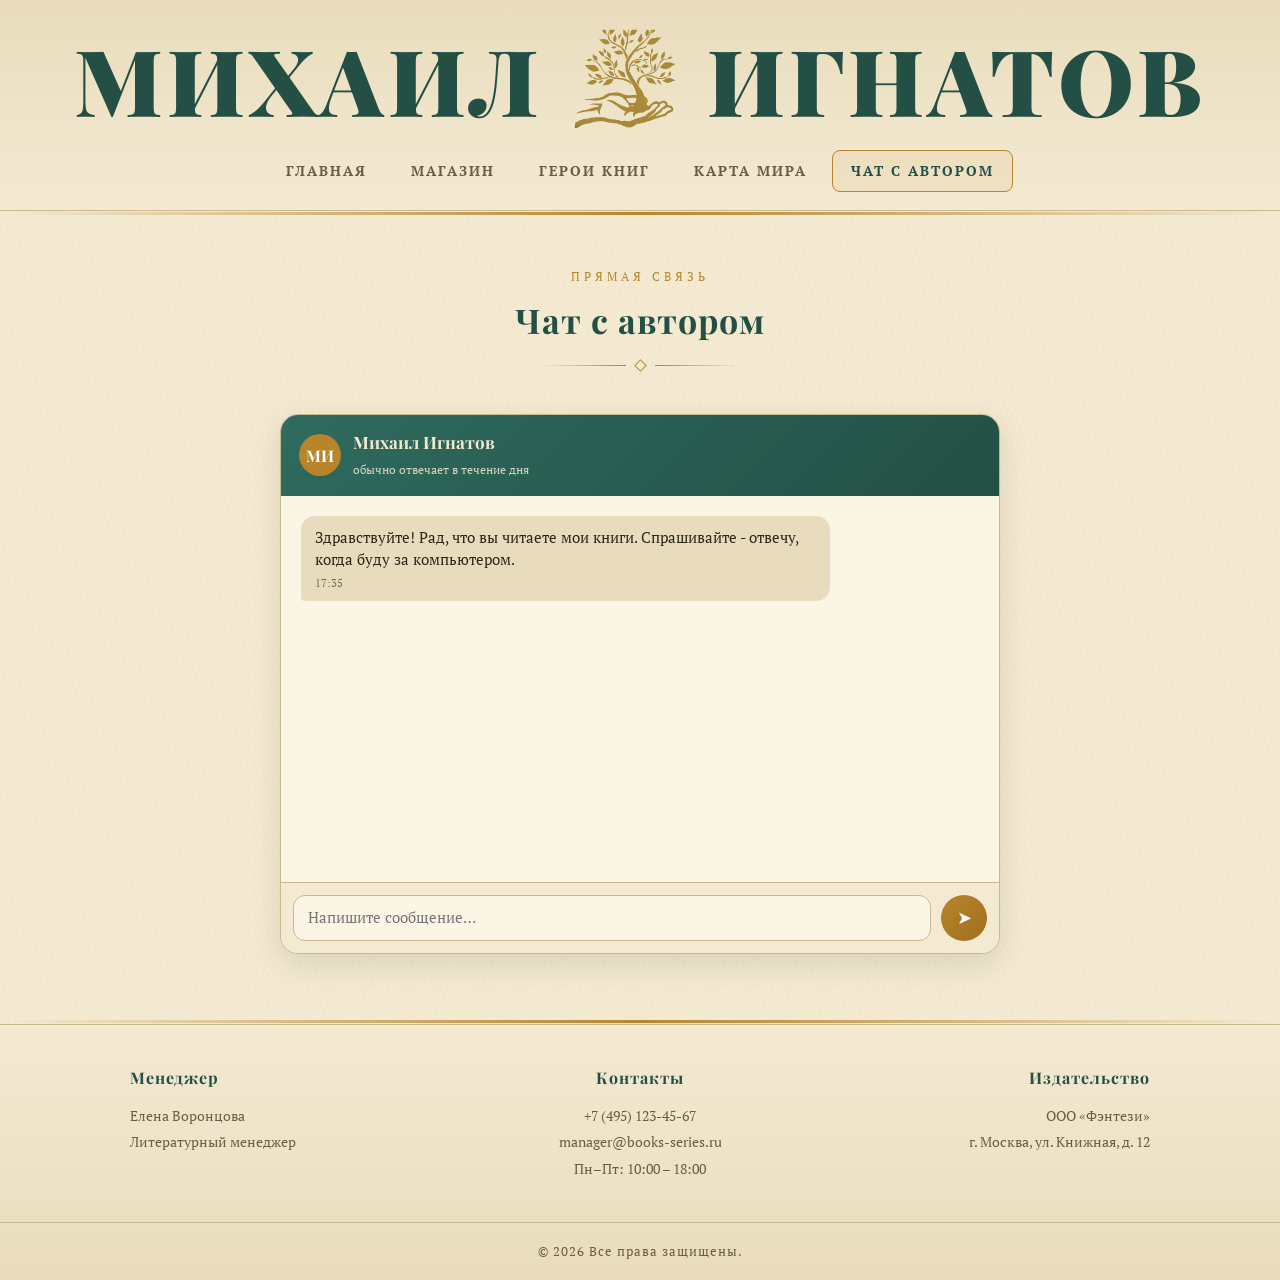
<file: chat.html>
<!DOCTYPE html>
<html lang="ru">

<head>
    <meta charset="UTF-8">
    <meta name="viewport" content="width=device-width, initial-scale=1.0">
    <title>Чат с автором · Михаил Игнатов</title>
    <link rel="stylesheet" href="css/theme.css">
    <link rel="stylesheet" href="css/chat.css">
</head>

<body>
    <header>
        <div class="logo">МИХАИЛ <img class="tree" src="images/tree.png" alt=""> ИГНАТОВ</div>
        <nav>
            <a href="index.html">Главная</a>
            <a href="shop.html">Магазин</a>
            <a href="heroes.html">Герои книг</a>
            <a href="map.html">Карта мира</a>
            <a href="chat.html">Чат с автором</a>
        </nav>
    </header>

    <main>
        <section class="chat">
            <span class="eyebrow">Прямая связь</span>
            <h1 class="section-title">Чат с автором</h1>
            <div class="divider"><span></span></div>

            <div class="chat-window">
                <div class="chat-bar">
                    <div class="chat-ava">МИ</div>
                    <div class="chat-who">
                        <b>Михаил Игнатов</b>
                        <span id="chatStatus">обычно отвечает в течение дня</span>
                    </div>
                </div>

                <div class="chat-log" id="chatLog" aria-live="polite"></div>

                <form class="chat-input" id="chatForm">
                    <textarea id="chatText" rows="1" placeholder="Напишите сообщение…" required></textarea>
                    <button type="submit" class="chat-send" aria-label="Отправить">➤</button>
                </form>
            </div>
        </section>
    </main>

    <footer>
        <div class="footer-content">
            <div class="footer-block">
                <h4>Менеджер</h4>
                <p>Елена Воронцова</p>
                <p>Литературный менеджер</p>
            </div>
            <div class="footer-block">
                <h4>Контакты</h4><a href="tel:+74951234567">+7 (495) 123-45-67</a><a href="mailto:manager@books-series.ru">manager@books-series.ru</a>
                <p>Пн–Пт: 10:00 – 18:00</p>
            </div>
            <div class="footer-block">
                <h4>Издательство</h4>
                <p>ООО «Фэнтези»</p>
                <p>г. Москва, ул. Книжная, д. 12</p>
            </div>
        </div>
        <div class="footer-bottom">© 2026 Все права защищены.</div>
    </footer>

    <script src="js/common.js"></script>
    <script src="js/chat.js"></script>
</body>

</html>
</file>
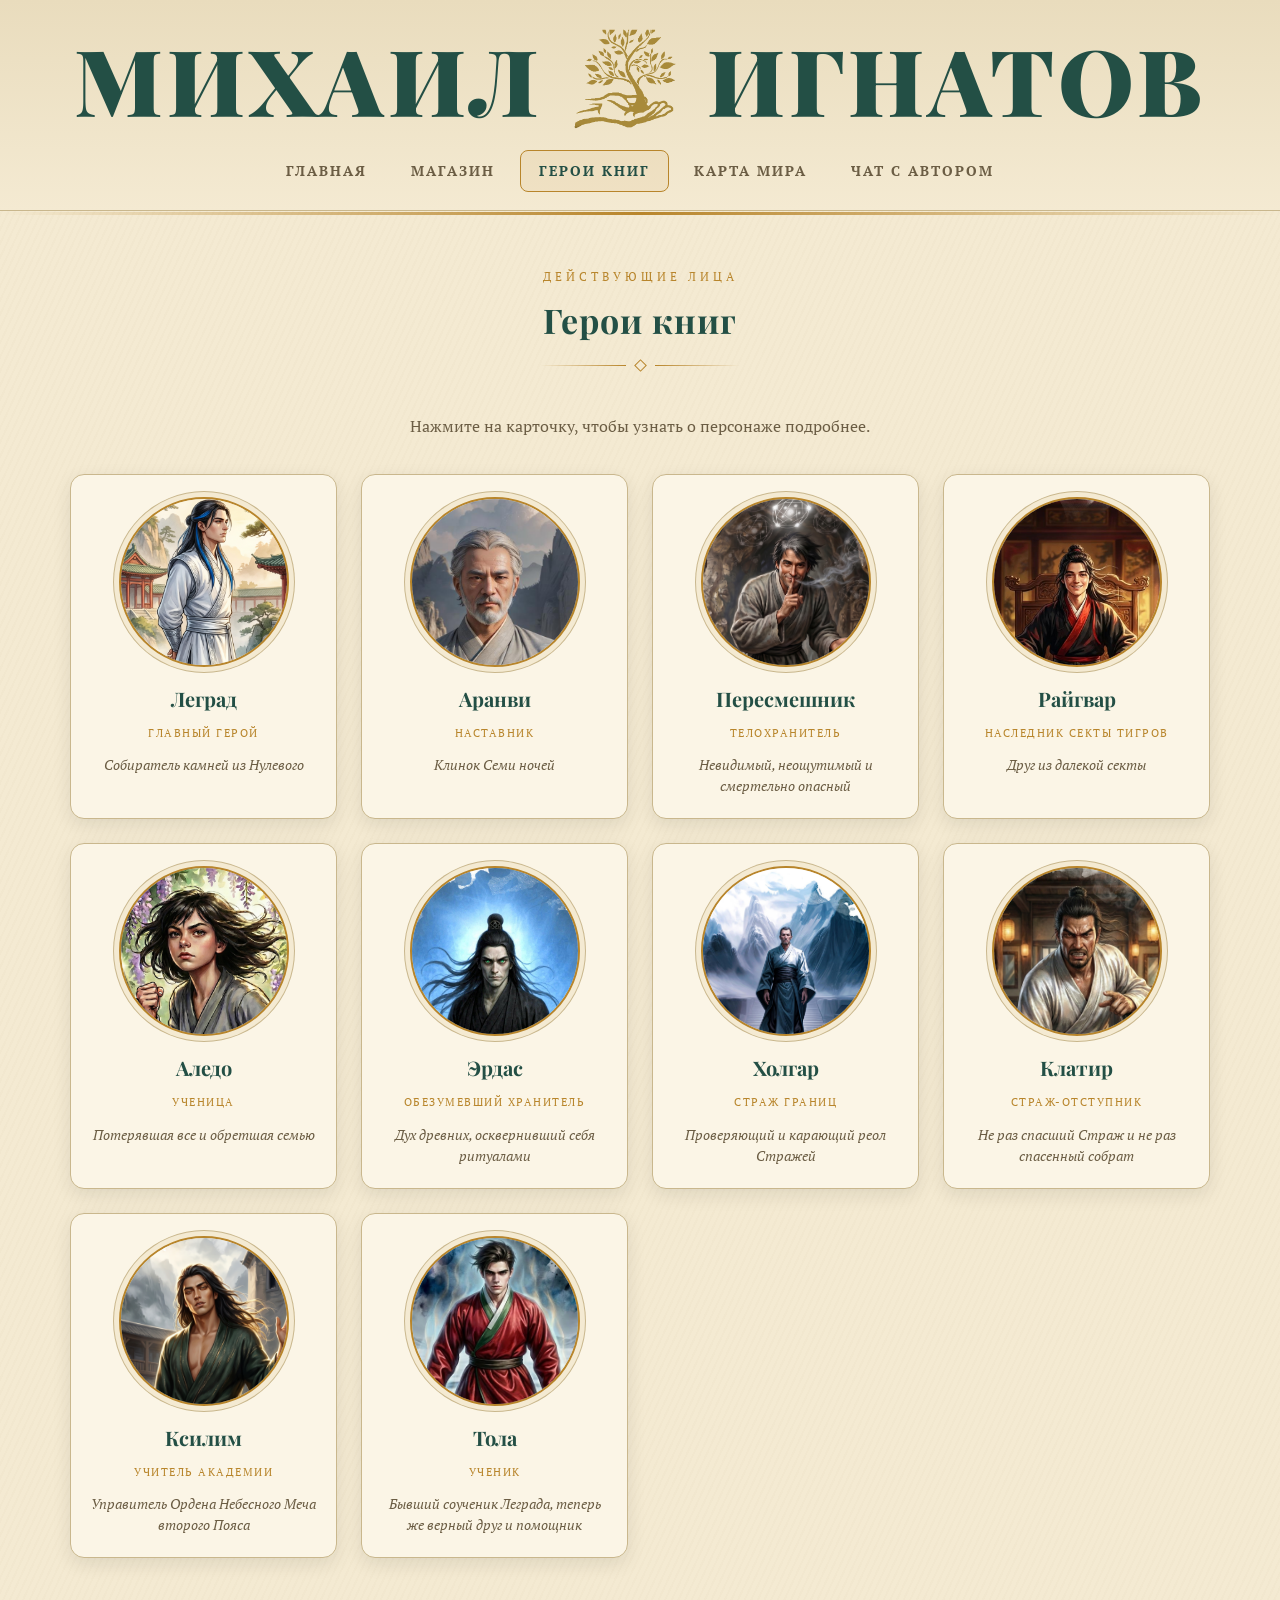
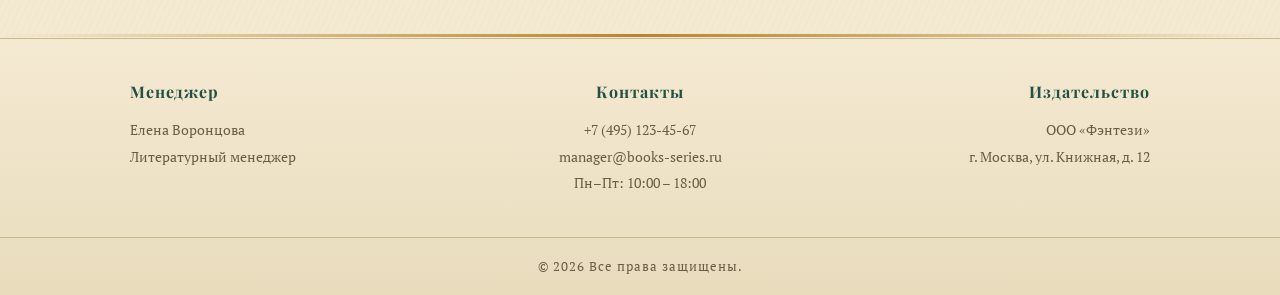
<file: heroes.html>
<!DOCTYPE html>
<html lang="ru">

<head>
    <meta charset="UTF-8">
    <meta name="viewport" content="width=device-width, initial-scale=1.0">
    <title>Герои книг · Михаил Игнатов</title>
    <link rel="stylesheet" href="css/theme.css">
    <link rel="stylesheet" href="css/heroes.css">
</head>

<body>
    <header>
        <div class="logo">МИХАИЛ <img class="tree" src="images/tree.png" alt=""> ИГНАТОВ</div>
        <nav>
            <a href="index.html">Главная</a>
            <a href="shop.html">Магазин</a>
            <a href="heroes.html">Герои книг</a>
            <a href="map.html">Карта мира</a>
            <a href="chat.html">Чат с автором</a>
        </nav>
    </header>

    <main>
        <section class="heroes">
            <span class="eyebrow">Действующие лица</span>
            <h1 class="section-title">Герои книг</h1>
            <div class="divider"><span></span></div>
            <p class="heroes-intro">Нажмите на карточку, чтобы узнать о персонаже подробнее.</p>
            <div class="heroes-grid" id="heroesGrid"></div>
        </section>
    </main>

    <div class="hero-modal" id="heroModal" hidden>
        <div class="hero-modal-backdrop" data-close></div>
        <div class="hero-modal-card" role="dialog" aria-modal="true" aria-labelledby="hmName">
            <button class="hero-modal-close" data-close aria-label="Закрыть">×</button>
            <div class="hm-portrait" id="hmPortrait"></div>
            <div class="hm-body">
                <span class="hm-role" id="hmRole"></span>
                <h2 id="hmName"></h2>
                <p id="hmBio"></p>
            </div>
        </div>
    </div>

    <footer>
        <div class="footer-content">
            <div class="footer-block">
                <h4>Менеджер</h4>
                <p>Елена Воронцова</p>
                <p>Литературный менеджер</p>
            </div>
            <div class="footer-block">
                <h4>Контакты</h4><a href="tel:+74951234567">+7 (495) 123-45-67</a><a href="mailto:manager@books-series.ru">manager@books-series.ru</a>
                <p>Пн–Пт: 10:00 – 18:00</p>
            </div>
            <div class="footer-block">
                <h4>Издательство</h4>
                <p>ООО «Фэнтези»</p>
                <p>г. Москва, ул. Книжная, д. 12</p>
            </div>
        </div>
        <div class="footer-bottom">© 2026 Все права защищены.</div>
    </footer>

    <script src="js/common.js"></script>
    <script src="js/heroes.js"></script>
</body>

</html>
</file>
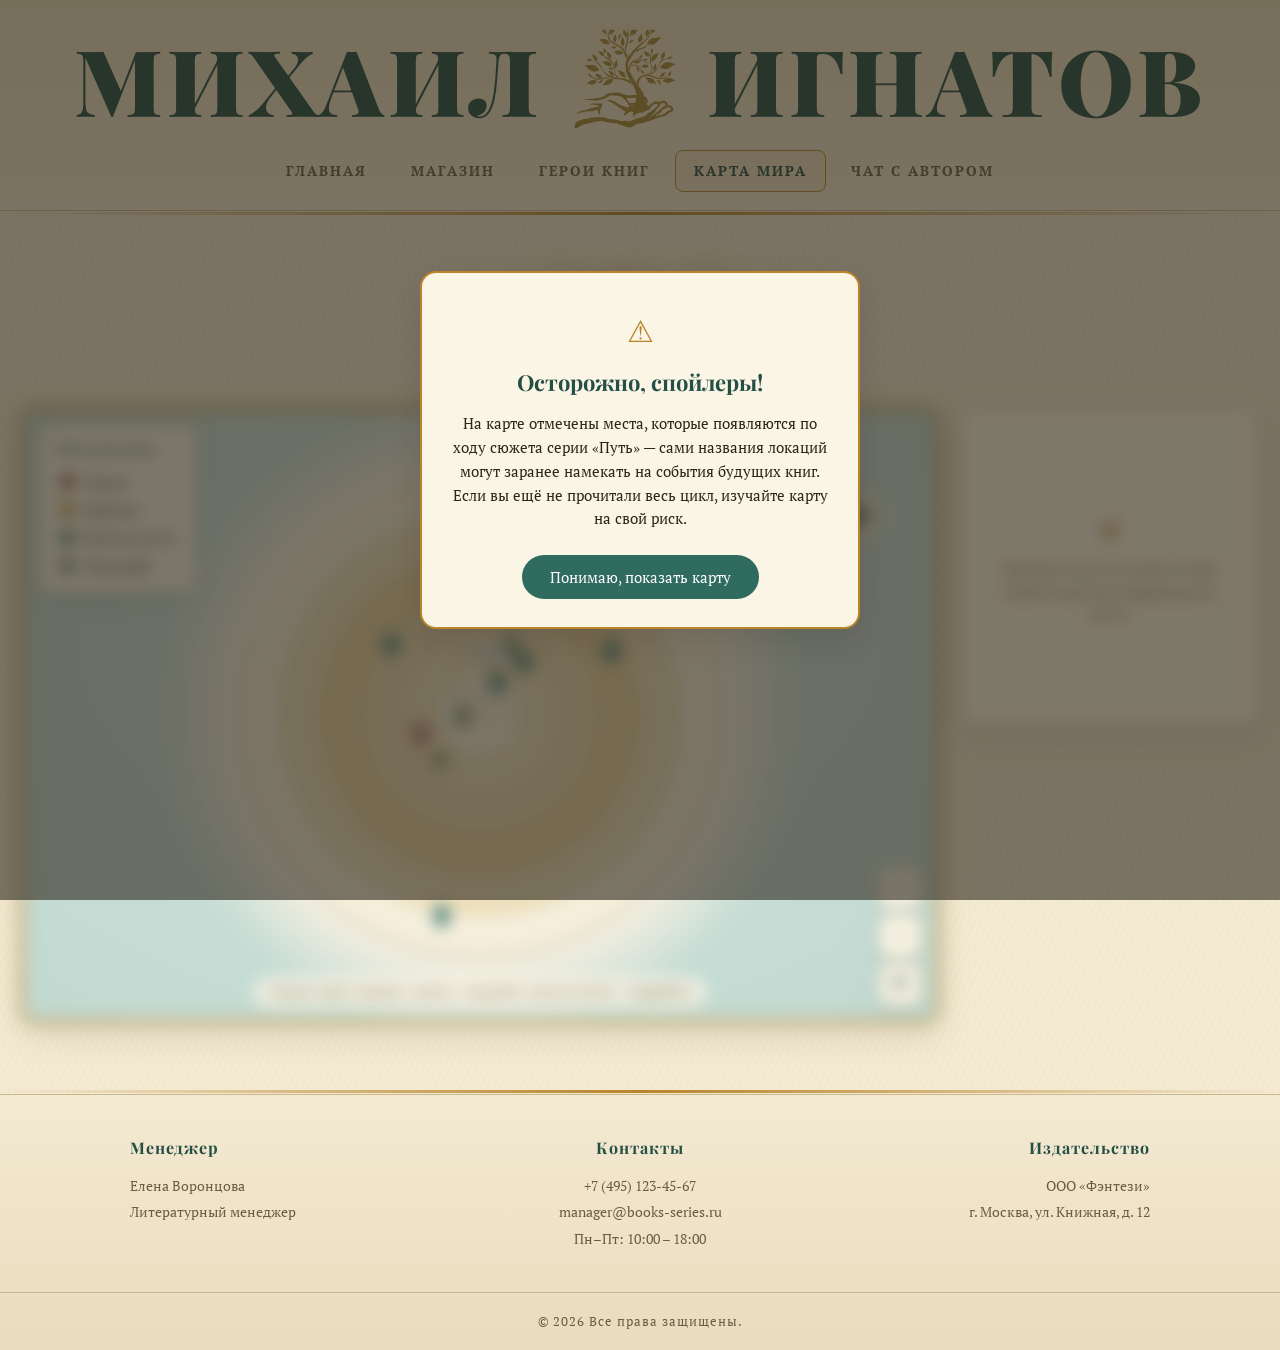
<file: map.html>
<!DOCTYPE html>
<html lang="ru">

<head>
    <meta charset="UTF-8">
    <meta name="viewport" content="width=device-width, initial-scale=1.0">
    <title>Карта мира · Михаил Игнатов</title>
    <link rel="stylesheet" href="css/theme.css">
    <link rel="stylesheet" href="css/map.css">
</head>

<body>
    <header>
        <div class="logo">МИХАИЛ <img class="tree" src="images/tree.png" alt=""> ИГНАТОВ</div>
        <nav>
            <a href="index.html">Главная</a>
            <a href="shop.html">Магазин</a>
            <a href="heroes.html">Герои книг</a>
            <a href="map.html">Карта мира</a>
            <a href="chat.html">Чат с автором</a>
        </nav>
    </header>

    <main>
        <div class="map-heading"><span class="eyebrow">Атлас цикла «Путь»</span><h1 class="section-title">Карта мира</h1><div class="divider"><span></span></div></div>

        <div class="map-layout">
            <div class="map-stage" id="mapStage">
                <svg id="map" viewBox="0 0 1600 1000" preserveAspectRatio="xMidYMid meet" role="img"
                    aria-label="Интерактивная карта мира">
                    <defs>
                        <radialGradient id="seaGrad" cx="50%" cy="40%" r="75%">
                            <stop offset="0%" stop-color="#cfe3dc" />
                            <stop offset="100%" stop-color="#bcd6cd" />
                        </radialGradient>
                        <linearGradient id="landGrad" x1="0" y1="0" x2="0" y2="1">
                            <stop offset="0%" stop-color="#f6ecd6" />
                            <stop offset="100%" stop-color="#ecdfc1" />
                        </linearGradient>
                        <filter id="soft" x="-20%" y="-20%" width="140%" height="140%">
                            <feDropShadow dx="0" dy="3" stdDeviation="6" flood-color="#2c2519" flood-opacity="0.18" />
                        </filter>
                    </defs>

                    <g id="world">
                        <rect class="sea" x="-400" y="-300" width="2400" height="1600" fill="url(#seaGrad)" />

                        <g id="rings"></g>

                        <g id="biomes"></g>
                        <g id="markers"></g>
                    </g>

                    <g id="compass" transform="translate(1460,150)">
                        <circle r="46" fill="rgba(251,245,230,0.7)" stroke="#b8852b" stroke-width="1.5" />
                        <path d="M0,-40 L9,0 L0,40 L-9,0 Z" fill="#8a3b2e" />
                        <path d="M-40,0 L0,9 L40,0 L0,-9 Z" fill="#2f6b5e" />
                        <text y="-50" text-anchor="middle" class="compass-n">С</text>
                    </g>

                </svg>

                <div class="map-zoom">
                    <button id="zoomIn" aria-label="Приблизить">+</button>
                    <button id="zoomOut" aria-label="Отдалить">−</button>
                    <button id="zoomReset" aria-label="Сбросить вид">⟳</button>
                </div>

                <div class="map-legend" id="mapLegend">
                    <h4>Обозначения</h4>
                </div>

                <p class="map-hint">Тащите карту мышью · колесо - масштаб · клик по метке - подробнее</p>

            </div>

            <aside class="map-side-panel" id="mapSidePanel">
                <div class="map-info-empty" id="mapInfoEmpty">
                    <span class="map-info-empty-icon">◈</span>
                    <p>Выберите метку на карте, чтобы увидеть краткую информацию о месте.</p>
                </div>
                <div class="map-info" id="mapInfo" hidden>
                    <button class="map-info-close" id="mapInfoClose" aria-label="Закрыть">×</button>
                    <span class="map-info-type" id="mapInfoType"></span>
                    <h3 id="mapInfoName"></h3>
                    <p id="mapInfoDesc"></p>
                </div>
            </aside>
        </div>
    </main>

    <div class="spoiler-modal" id="spoilerModal" hidden>
        <div class="spoiler-modal-card">
            <span class="spoiler-modal-icon">⚠</span>
            <h3>Осторожно, спойлеры!</h3>
            <p>На карте отмечены места, которые появляются по ходу сюжета серии «Путь» — сами названия локаций могут
                заранее намекать на события будущих книг. Если вы ещё не прочитали весь цикл, изучайте карту на свой
                риск.</p>
            <button id="spoilerConfirm" class="spoiler-modal-btn">Понимаю, показать карту</button>
        </div>
    </div>

    <footer>
        <div class="footer-content">
            <div class="footer-block">
                <h4>Менеджер</h4>
                <p>Елена Воронцова</p>
                <p>Литературный менеджер</p>
            </div>
            <div class="footer-block">
                <h4>Контакты</h4><a href="tel:+74951234567">+7 (495) 123-45-67</a><a href="mailto:manager@books-series.ru">manager@books-series.ru</a>
                <p>Пн–Пт: 10:00 – 18:00</p>
            </div>
            <div class="footer-block">
                <h4>Издательство</h4>
                <p>ООО «Фэнтези»</p>
                <p>г. Москва, ул. Книжная, д. 12</p>
            </div>
        </div>
        <div class="footer-bottom">© 2026 Все права защищены.</div>
    </footer>

    <script src="js/common.js"></script>
    <script src="js/map.js"></script>
</body>

</html>
</file>
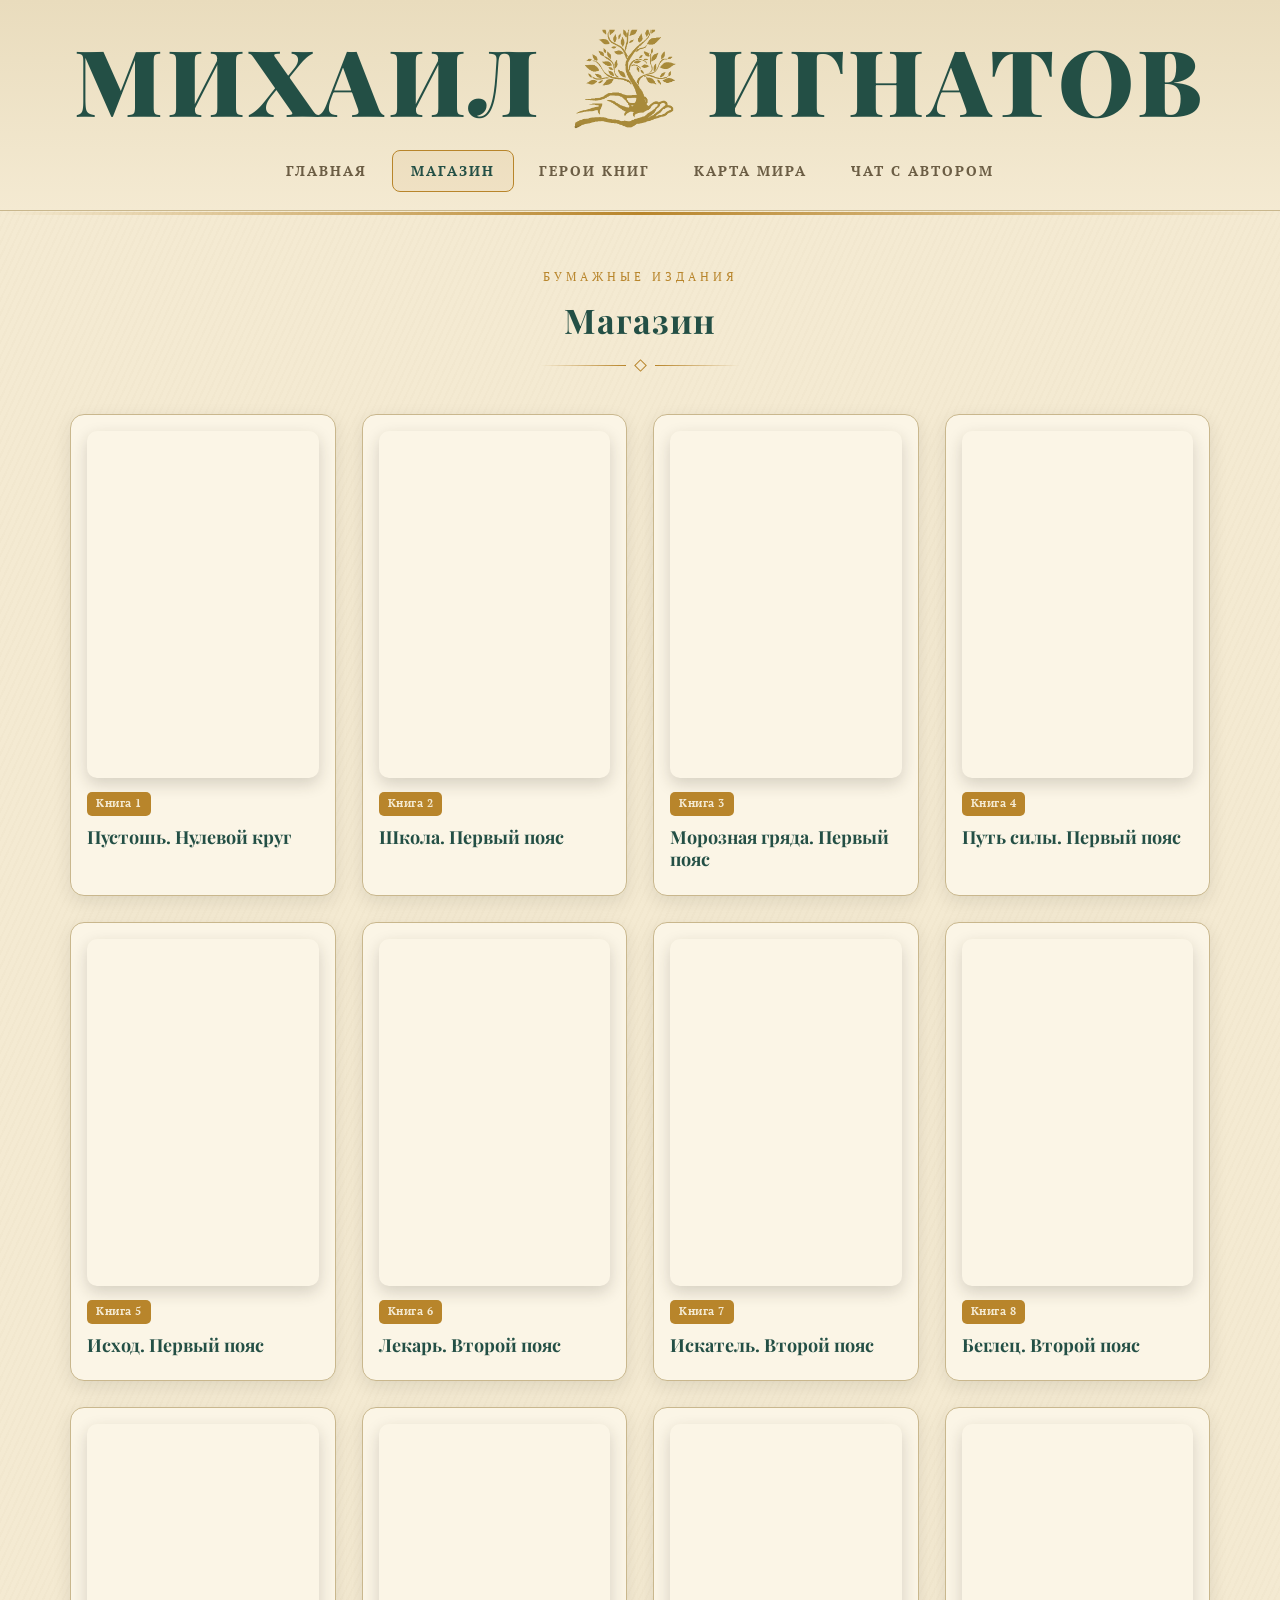
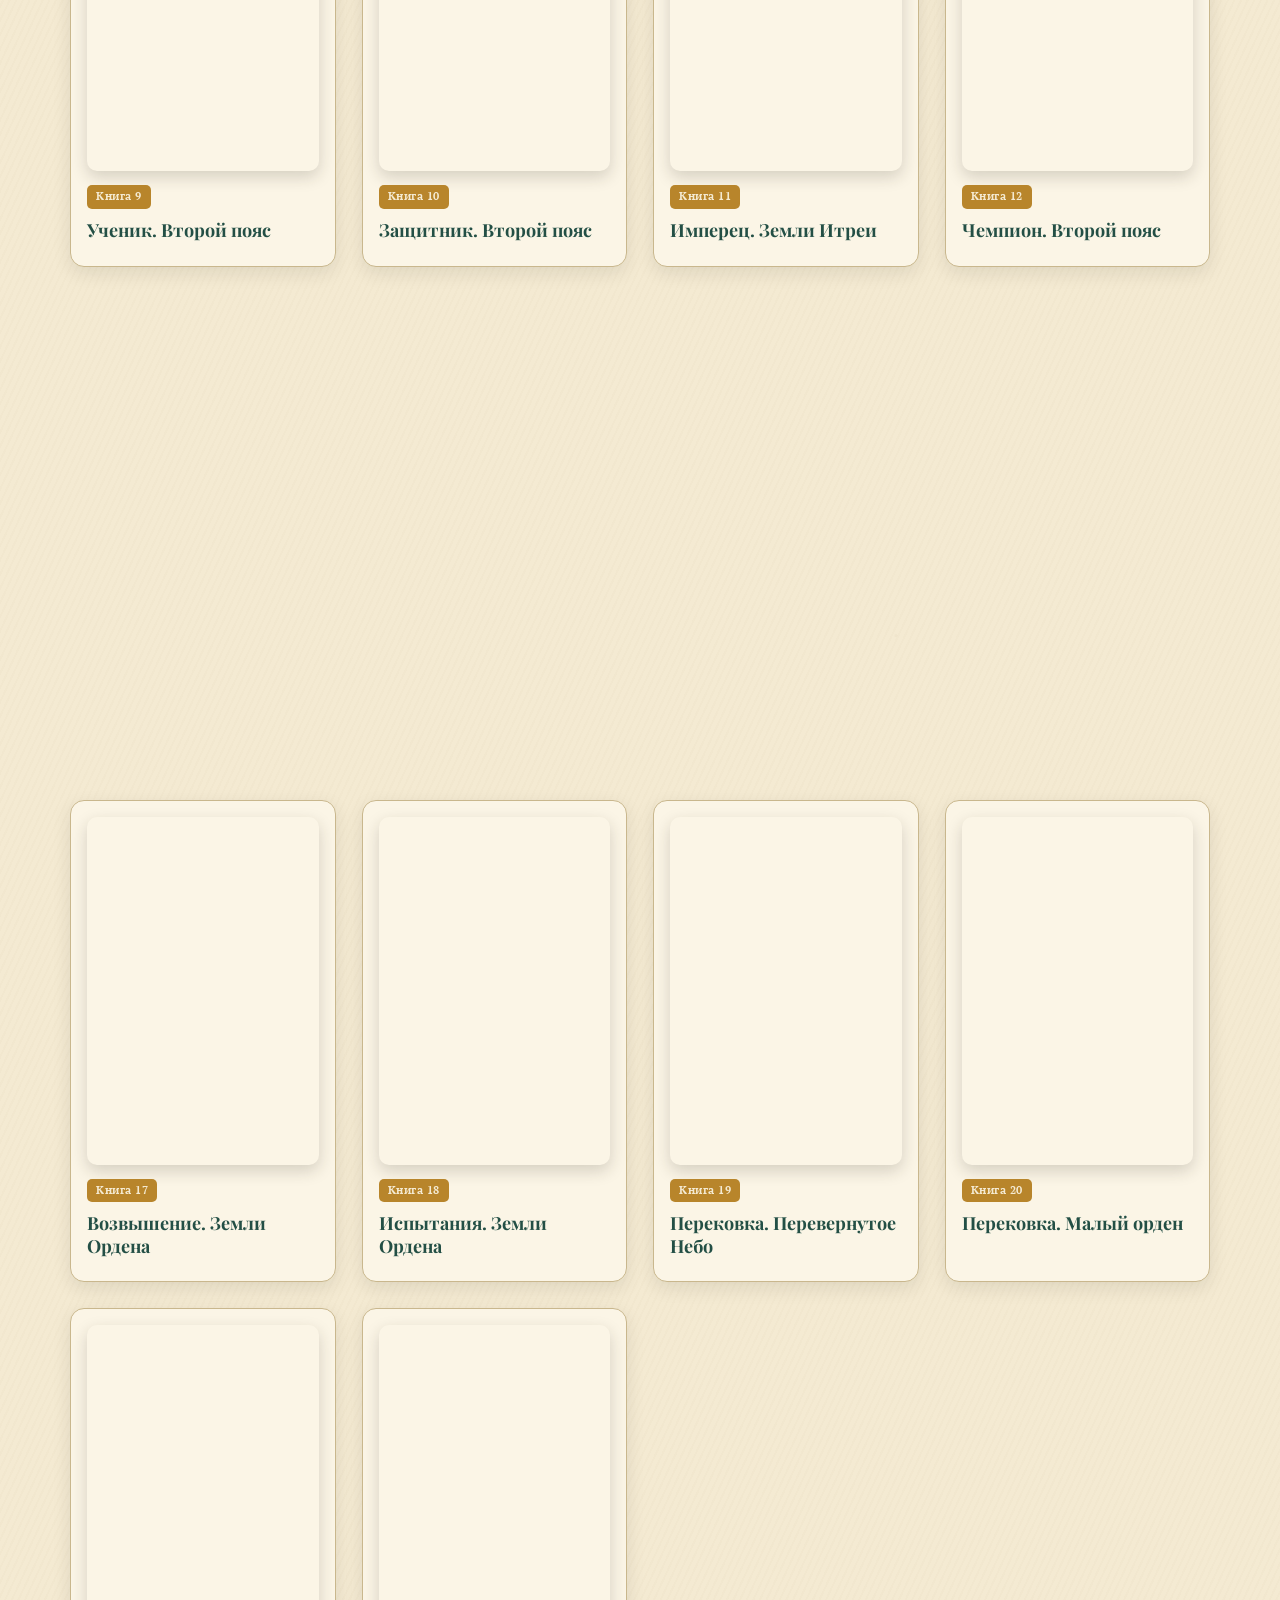
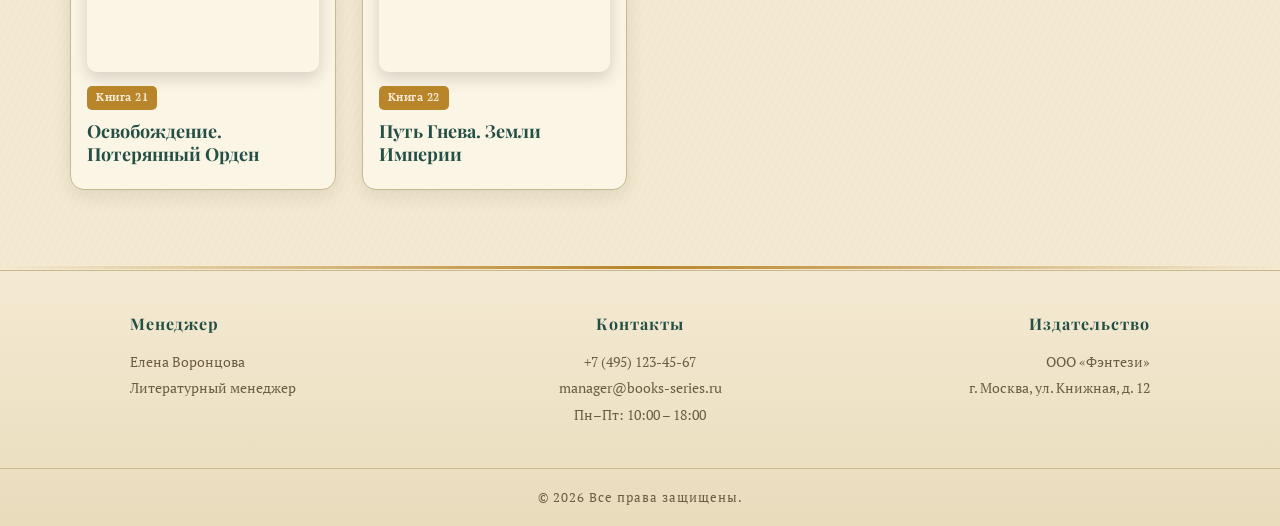
<file: shop.html>
<!DOCTYPE html>
<html lang="ru">

<head>
    <meta charset="UTF-8">
    <meta name="viewport" content="width=device-width, initial-scale=1.0">
    <title>Магазин · Михаил Игнатов</title>
    <link rel="stylesheet" href="css/theme.css">
    <link rel="stylesheet" href="css/shop.css">
</head>

<body>
    <header>
        <div class="logo">МИХАИЛ <img class="tree" src="images/tree.png" alt=""> ИГНАТОВ</div>
        <nav>
            <a href="index.html">Главная</a>
            <a href="shop.html">Магазин</a>
            <a href="heroes.html">Герои книг</a>
            <a href="map.html">Карта мира</a>
            <a href="chat.html">Чат с автором</a>
        </nav>
    </header>

    <main>
        <section class="shop">
            <span class="eyebrow">Бумажные издания</span>
            <h1 class="section-title">Магазин</h1>
            <div class="divider"><span></span></div>
            <div class="shop-grid" id="shopGrid"></div>
        </section>
    </main>

    <footer>
        <div class="footer-content">
            <div class="footer-block">
                <h4>Менеджер</h4>
                <p>Елена Воронцова</p>
                <p>Литературный менеджер</p>
            </div>
            <div class="footer-block">
                <h4>Контакты</h4>
                <a href="tel:+74951234567">+7 (495) 123-45-67</a>
                <a href="mailto:manager@books-series.ru">manager@books-series.ru</a>
                <p>Пн–Пт: 10:00 – 18:00</p>
            </div>
            <div class="footer-block">
                <h4>Издательство</h4>
                <p>ООО «Фэнтези»</p>
                <p>г. Москва, ул. Книжная, д. 12</p>
            </div>
        </div>
        <div class="footer-bottom">© 2026 Все права защищены.</div>
    </footer>

    <script src="js/common.js"></script>
    <script src="js/shop.js"></script>
</body>

</html>
</file>
<file: css/theme.css>
@import url('https://fonts.googleapis.com/css2?family=Playfair+Display:ital,wght@0,500;0,700;0,900;1,500&family=PT+Serif:ital,wght@0,400;0,700;1,400&display=swap');

:root {
    --parchment: #f4ead2;
    --parchment-deep: #e9dcbd;
    --parchment-card: #fbf5e6;
    --ink: #2c2519;
    --ink-soft: #6b5d44;
    --verdigris: #2f6b5e;
    --verdigris-deep: #234f45;
    --gold: #b8852b;
    --gold-soft: #cca85a;
    --oxblood: #8a3b2e;
    --line: #c9b78d;

    --font-display: 'Playfair Display', Georgia, serif;
    --font-body: 'PT Serif', Georgia, serif;

    --radius: 14px;
    --shadow-soft: 0 10px 30px rgba(44, 37, 25, 0.12);
    --shadow-card: 0 6px 18px rgba(44, 37, 25, 0.10);

    --paper-texture:
        repeating-linear-gradient(115deg, rgba(150, 120, 70, 0.025) 0 2px, transparent 2px 6px),
        radial-gradient(circle at 20% 30%, rgba(120, 90, 40, 0.04) 0 1px, transparent 2px),
        radial-gradient(circle at 70% 60%, rgba(120, 90, 40, 0.035) 0 1px, transparent 2px);
}

* {
    margin: 0;
    padding: 0;
    box-sizing: border-box;
}

html {
    scroll-behavior: smooth;
}

body {
    background-color: var(--parchment);
    background-image: var(--paper-texture);
    color: var(--ink);
    font-family: var(--font-body);
    line-height: 1.6;
    min-height: 100vh;
    display: flex;
    flex-direction: column;
    overflow-x: hidden;
}

/* header */
header {
    background:
        linear-gradient(180deg, var(--parchment-deep), var(--parchment));
    border-bottom: 1px solid var(--line);
    padding: 24px 40px 18px;
    display: flex;
    flex-direction: column;
    align-items: center;
    gap: 16px;
    position: relative;
    z-index: 5;
}

header::after {
    content: '';
    position: absolute;
    left: 0;
    right: 0;
    bottom: -5px;
    height: 3px;
    background: linear-gradient(90deg, transparent, var(--gold), transparent);
}

.logo {
    font-family: var(--font-display);
    font-weight: 900;
    font-size: clamp(34px, 8vw, 92px);
    letter-spacing: 4px;
    color: var(--verdigris-deep);
    line-height: 1;
    display: flex;
    align-items: center;
    gap: 0.3em;
    cursor: pointer;
    text-align: center;
}

.logo img {
    width: clamp(40px, 9vw, 110px);
    height: auto;
}

nav {
    display: flex;
    flex-wrap: wrap;
    justify-content: center;
    gap: 6px;
}

nav a {
    font-family: var(--font-body);
    font-size: 14px;
    font-weight: 700;
    letter-spacing: 2px;
    text-transform: uppercase;
    color: var(--ink-soft);
    text-decoration: none;
    padding: 9px 18px;
    border: 1px solid transparent;
    border-radius: 8px;
    transition: color .25s, background .25s, border-color .25s;
}

nav a:hover {
    color: var(--verdigris);
    background: rgba(47, 107, 94, 0.06);
}

nav a.active {
    color: var(--verdigris-deep);
    border-color: var(--gold);
    background: rgba(184, 133, 43, 0.08);
}

nav a:focus-visible {
    outline: 2px solid var(--verdigris);
    outline-offset: 2px;
}

/* Заголовки */
.section-title {
    font-family: var(--font-display);
    font-weight: 700;
    font-size: clamp(22px, 4vw, 34px);
    color: var(--verdigris-deep);
    text-align: center;
    letter-spacing: 1px;
    margin-bottom: 8px;
}

.eyebrow {
    display: block;
    text-align: center;
    font-size: 12px;
    letter-spacing: 4px;
    text-transform: uppercase;
    color: var(--gold);
    margin-bottom: 6px;
}

.divider {
    width: 200px;
    margin: 14px auto 44px;
    display: flex;
    align-items: center;
    gap: 10px;
    color: var(--gold);
}

.divider::before,
.divider::after {
    content: '';
    flex: 1;
    height: 1px;
    background: linear-gradient(90deg, transparent, var(--gold));
}

.divider::after {
    background: linear-gradient(90deg, var(--gold), transparent);
}

.divider span {
    width: 9px;
    height: 9px;
    transform: rotate(45deg);
    border: 1px solid var(--gold);
    background: var(--parchment);
}

/* Кнопки */
.btn {
    font-family: var(--font-body);
    font-weight: 700;
    letter-spacing: 1px;
    border: none;
    border-radius: 10px;
    padding: 13px 30px;
    cursor: pointer;
    transition: transform .15s, box-shadow .25s, opacity .2s;
}

.btn-primary {
    color: var(--parchment);
    background: linear-gradient(135deg, var(--verdigris), var(--verdigris-deep));
    box-shadow: 0 6px 16px rgba(35, 79, 69, 0.25);
}

.btn-primary:hover {
    transform: translateY(-2px);
    box-shadow: 0 9px 22px rgba(35, 79, 69, .32);
}

.btn:focus-visible {
    outline: 2px solid var(--gold);
    outline-offset: 3px;
}

/* footer */
footer {
    margin-top: auto;
    background: linear-gradient(180deg, var(--parchment), var(--parchment-deep));
    border-top: 1px solid var(--line);
    position: relative;
    z-index: 2;
}

footer::before {
    content: '';
    position: absolute;
    left: 0;
    right: 0;
    top: -5px;
    height: 3px;
    background: linear-gradient(90deg, transparent, var(--gold), transparent);
}

.footer-content {
    max-width: 1100px;
    margin: 0 auto;
    padding: 40px;
    display: grid;
    grid-template-columns: repeat(3, minmax(0, 1fr));
    gap: 36px;
}

.footer-block:nth-child(2) {
    text-align: center;
}

.footer-block:nth-child(3) {
    text-align: right;
}

.footer-block h4 {
    font-family: var(--font-display);
    font-size: 16px;
    color: var(--verdigris-deep);
    letter-spacing: 1px;
    margin-bottom: 12px;
}

.footer-block p,
.footer-block a {
    font-size: 14px;
    color: var(--ink-soft);
    line-height: 1.9;
    text-decoration: none;
    display: block;
}

.footer-block a:hover {
    color: var(--verdigris);
}

.footer-bottom {
    text-align: center;
    padding: 18px;
    border-top: 1px solid var(--line);
    font-size: 13px;
    color: var(--ink-soft);
    letter-spacing: 1px;
}

@media (max-width: 768px) {
    header {
        padding: 18px 14px 14px;
    }

    .footer-content {
        grid-template-columns: 1fr;
        padding: 30px 20px;
    }

    .footer-block:nth-child(2),
    .footer-block:nth-child(3) {
        text-align: left;
    }
}

/* Универсальные анимации появления для всех страниц */
.js-reveal {
    opacity: 0;
    transform: translateY(22px);
    transition: opacity .65s ease, transform .65s ease;
}

.js-reveal.is-visible {
    opacity: 1;
    transform: translateY(0);
}

.js-reveal.reveal-left {
    transform: translateX(-28px);
}

.js-reveal.reveal-right {
    transform: translateX(28px);
}

.js-reveal.is-visible.reveal-left,
.js-reveal.is-visible.reveal-right {
    transform: translateX(0);
}

/* Модальное окно книги */
.book-modal[hidden] {
    display: none;
}

.book-modal {
    position: fixed;
    inset: 0;
    z-index: 1000;
    display: grid;
    place-items: center;
    padding: 24px;
}

.book-modal__backdrop {
    position: absolute;
    inset: 0;
    background: rgba(27, 23, 17, .68);
    backdrop-filter: blur(5px);
    animation: modalFade .2s ease;
}

.book-modal__dialog {
    position: relative;
    z-index: 1;
    width: min(760px, 100%);
    max-height: min(88vh, 760px);
    overflow: auto;
    display: grid;
    grid-template-columns: minmax(180px, 250px) 1fr;
    gap: 28px;
    padding: 28px;
    background: linear-gradient(135deg, var(--parchment-card), var(--parchment));
    border: 1px solid var(--gold);
    border-radius: 18px;
    box-shadow: 0 24px 70px rgba(0, 0, 0, .35);
    animation: modalPop .28s ease both;
}

.book-modal__cover {
    width: 100%;
    aspect-ratio: 2/3;
    border-radius: 10px;
    background-size: cover;
    background-position: center;
    box-shadow: 0 14px 30px rgba(44, 37, 25, .28);
}

.book-modal__content {
    display: flex;
    flex-direction: column;
    justify-content: center;
}

.book-modal__vol {
    color: var(--gold);
    font-size: 13px;
    font-weight: 700;
    letter-spacing: .7px;
    text-transform: uppercase;
}

.book-modal h2 {
    margin: 8px 0 14px;
    font-family: var(--font-display);
    color: var(--verdigris-deep);
    font-size: clamp(26px, 4vw, 38px);
    line-height: 1.1;
}

.book-modal p {
    color: var(--ink-soft);
    line-height: 1.65;
    margin-bottom: 22px;
}

.book-modal__close {
    position: absolute;
    top: 10px;
    right: 12px;
    width: 38px;
    height: 38px;
    border: 0;
    border-radius: 50%;
    background: transparent;
    color: var(--ink-soft);
    font-size: 28px;
    cursor: pointer;
    transition: transform .2s ease, background .2s ease;
}

.book-modal__close:hover {
    transform: rotate(90deg);
    background: rgba(184, 154, 90, .14);
}

.book-modal__actions {
    display: flex;
    flex-direction: column;
    gap: 10px;
    align-items: stretch;
    width: min(320px, 100%);
}

.book-modal__buy {
    align-self: stretch;
    text-decoration: none;
}

.author-today-btn {
    display: flex;
    align-items: center;
    justify-content: center;
    padding: 13px 16px;
    border-radius: 12px;
    background: linear-gradient(135deg, var(--verdigris), var(--verdigris-deep));
    color: var(--parchment);
    font-family: Arial, system-ui, sans-serif;
    font-weight: 700;
    font-size: 15px;
    letter-spacing: .2px;
    box-shadow: 0 6px 16px rgba(35, 79, 69, .25);
    transition: transform .15s ease, box-shadow .25s ease, filter .2s ease;
}

.author-today-btn:hover {
    transform: translateY(-2px);
    box-shadow: 0 10px 22px rgba(35, 79, 69, .35);
    filter: saturate(1.08);
}

/* Кнопка покупки в модальном окне использует тот же стиль, что и на карточках магазина. */
.book-modal__buy.ozon-btn {
    margin-top: 0;
}

@keyframes modalFade {
    from {
        opacity: 0;
    }

    to {
        opacity: 1;
    }
}

@keyframes modalPop {
    from {
        opacity: 0;
        transform: translateY(18px) scale(.97);
    }

    to {
        opacity: 1;
        transform: translateY(0) scale(1);
    }
}

body.modal-open {
    overflow: hidden;
}

@media (max-width: 640px) {
    .book-modal {
        padding: 14px;
    }

    .book-modal__dialog {
        grid-template-columns: 1fr;
        gap: 20px;
        padding: 22px;
    }

    .book-modal__cover {
        max-width: 220px;
        margin: 0 auto;
    }
}

@media (prefers-reduced-motion: reduce) {

    .js-reveal,
    .book-modal__backdrop,
    .book-modal__dialog {
        animation: none !important;
        transition: none !important;
        transform: none !important;
    }

    .js-reveal {
        opacity: 1;
    }
}


/* Адаптивность и удобство на сенсорных экранах */
@media (max-width: 480px) {
    header {
        padding: 16px 10px 12px;
        gap: 12px;
    }

    .logo {
        font-size: clamp(24px, 8vw, 31px);
        letter-spacing: 2px;
        gap: .22em;
        max-width: 100%;
    }

    .logo img {
        width: clamp(30px, 10vw, 42px);
    }

    nav {
        width: 100%;
        gap: 3px;
    }

    nav a {
        font-size: 11px;
        letter-spacing: .7px;
        padding: 8px 8px;
        min-height: 36px;
        display: inline-flex;
        align-items: center;
        justify-content: center;
    }

    .eyebrow {
        font-size: 10px;
        letter-spacing: 2.5px;
    }

    .divider {
        width: min(180px, 70vw);
        margin-bottom: 30px;
    }

    .btn {
        min-height: 44px;
    }

    .footer-content {
        grid-template-columns: 1fr;
        gap: 22px;
        padding: 26px 18px;
    }

    .footer-block:nth-child(2),
    .footer-block:nth-child(3) {
        text-align: left;
    }

    .footer-block p,
    .footer-block a {
        overflow-wrap: anywhere;
    }

    .footer-bottom {
        padding: 16px 12px;
        font-size: 12px;
    }

    .book-modal {
        padding: 10px;
    }

    .book-modal__dialog {
        width: 100%;
        max-height: 94vh;
        padding: 18px;
        gap: 14px;
        border-radius: 14px;
    }

    .book-modal__cover {
        max-width: 170px;
    }

    .book-modal h2 {
        font-size: clamp(24px, 8vw, 32px);
        overflow-wrap: anywhere;
    }

    .book-modal p {
        font-size: 14px;
    }

    .book-modal__buy {
        width: 100%;
    }
}

.ozon-btn {
    --ozon-1: #1a6dff;
    --ozon-2: #8b3ffd;
    display: flex;
    align-items: center;
    justify-content: center;
    gap: 9px;
    width: 100%;
    padding: 13px 16px;
    background: linear-gradient(135deg, var(--ozon-1), var(--ozon-2));
    color: #fff;
    font-family: 'Arial', system-ui, sans-serif;
    font-weight: 700;
    font-size: 15px;
    letter-spacing: .2px;
    text-decoration: none;
    border: none;
    border-radius: 12px;
    box-shadow: 0 6px 16px rgba(40, 70, 220, .28);
    transition: transform .15s ease, box-shadow .25s ease, filter .2s ease;
}

.ozon-btn:hover {
    transform: translateY(-2px);
    box-shadow: 0 10px 22px rgba(40, 70, 220, .38);
    filter: saturate(1.1);
}

.ozon-btn:active {
    transform: translateY(0);
}

.ozon-btn:focus-visible {
    outline: 3px solid var(--gold);
    outline-offset: 2px;
}

.ozon-btn .ozon-mark {
    width: 22px;
    height: 22px;
    flex: none;
    display: grid;
    place-items: center;
    background: #fff;
    color: var(--ozon-1);
    border-radius: 50%;
    font-weight: 900;
    font-size: 14px;
    line-height: 1;
}

.ozon-btn .cart {
    font-size: 16px;
}
</file>
<file: css/chat.css>
main {
    flex: 1;
    padding: 56px 20px 70px;
    position: relative;
    z-index: 1;
}

.chat {
    max-width: 720px;
    margin: 0 auto;
}

.chat-window {
    background: #fbf5e6;
    border: 1px solid var(--line);
    border-radius: 18px;
    box-shadow: var(--shadow-soft);
    overflow: hidden;
    display: flex;
    flex-direction: column;
    height: 60vh;
    min-height: 420px;
}

.chat-bar {
    display: flex;
    align-items: center;
    gap: 12px;
    padding: 14px 18px;
    background: linear-gradient(135deg, var(--verdigris), var(--verdigris-deep));
    color: #f4ead2;
}

.chat-ava {
    width: 42px;
    height: 42px;
    border-radius: 50%;
    display: grid;
    place-items: center;
    background: var(--gold);
    color: #fff;
    font-family: var(--font-display);
    font-weight: 700;
}

.chat-who b {
    font-family: var(--font-display);
    font-size: 17px;
    display: block;
}

.chat-who span {
    font-size: 12px;
    opacity: .85;
}

/* Ллента сообщений */
.chat-log {
    flex: 1;
    overflow-y: auto;
    padding: 20px;
    display: flex;
    flex-direction: column;
    gap: 12px;
}

.chat-log::-webkit-scrollbar {
    width: 7px;
}

.chat-log::-webkit-scrollbar-thumb {
    background: var(--line);
    border-radius: 8px;
}

.msg {
    max-width: 78%;
    padding: 10px 14px;
    border-radius: 14px;
    font-size: 15px;
    line-height: 1.5;
    animation: msgIn .3s ease both;
    word-wrap: break-word;
}

@keyframes msgIn {
    from {
        opacity: 0;
        transform: translateY(8px);
    }

    to {
        opacity: 1;
        transform: none;
    }
}

.msg .time {
    display: block;
    font-size: 11px;
    opacity: .6;
    margin-top: 4px;
}

/* Сообщения автора слева */
.msg.author {
    align-self: flex-start;
    background: #e9dcbd;
    color: #2c2519;
    border-bottom-left-radius: 4px;
}

/* Сообщения пользователя справа */
.msg.user {
    align-self: flex-end;
    background: linear-gradient(135deg, var(--verdigris), var(--verdigris-deep));
    color: #f4ead2;
    border-bottom-right-radius: 4px;
}

/* Автор печатает*/
.msg.typing {
    display: inline-flex;
    gap: 4px;
    align-items: center;
}

.msg.typing i {
    width: 6px;
    height: 6px;
    border-radius: 50%;
    background: var(--ink-soft);
    animation: blink 1.2s infinite;
}

.msg.typing i:nth-child(2) {
    animation-delay: .2s;
}

.msg.typing i:nth-child(3) {
    animation-delay: .4s;
}

@keyframes blink {

    0%,
    80%,
    100% {
        opacity: .25;
    }

    40% {
        opacity: 1;
    }
}

/* Поле ввода */
.chat-input {
    display: flex;
    gap: 10px;
    padding: 12px;
    border-top: 1px solid var(--line);
    background: #f4ead2;
}

.chat-input textarea {
    flex: 1;
    resize: none;
    max-height: 120px;
    padding: 11px 14px;
    border: 1px solid var(--line);
    border-radius: 12px;
    background: #fbf5e6;
    color: #2c2519;
    font-family: var(--font-body);
    font-size: 15px;
    outline: none;
    transition: border-color .2s;
}

.chat-input textarea:focus {
    border-color: var(--verdigris);
}

.chat-send {
    flex: none;
    width: 46px;
    height: 46px;
    border: none;
    border-radius: 50%;
    background: linear-gradient(135deg, var(--gold), #a06f1e);
    color: #fff;
    font-size: 18px;
    cursor: pointer;
    transition: transform .15s, box-shadow .2s;
}

.chat-send:hover {
    transform: scale(1.06);
    box-shadow: 0 6px 16px rgba(184, 133, 43, .4);
}

.chat-send:focus-visible {
    outline: 3px solid var(--verdigris);
    outline-offset: 2px;
}

.chat-note {
    text-align: center;
    font-size: 13px;
    color: var(--ink-soft);
    margin-top: 16px;
}

@media (max-width: 600px) {
    main {
        padding: 40px 14px 50px;
    }

    .chat-window {
        height: 70vh;
    }
}

@media (max-width: 480px) {
    main { padding: 34px 10px 46px; }
    .chat-window { height: 72vh; min-height: 390px; border-radius: 14px; }
    .chat-bar { padding: 12px 14px; }
    .chat-who b { font-size: 15px; }
    .chat-log { padding: 14px; gap: 10px; }
    .msg { max-width: 88%; font-size: 14px; }
    .chat-input { padding: 9px; gap: 7px; }
    .chat-input textarea { min-width: 0; font-size: 14px; }
    .chat-send { width: 46px; height: 46px; }
}
</file>
<file: css/heroes.css>
main {
    flex: 1;
    padding: 56px 20px 80px;
    position: relative;
    z-index: 1;
}

.heroes {
    max-width: 1140px;
    margin: 0 auto;
}

.heroes-intro {
    text-align: center;
    color: var(--ink-soft);
    margin-bottom: 34px;
}

.heroes-grid {
    display: grid;
    grid-template-columns: repeat(auto-fill, minmax(220px, 1fr));
    gap: 24px;
}

.hero-card {
    background: var(--parchment-card);
    border: 1px solid var(--line);
    border-radius: var(--radius);
    padding: 22px 18px;
    text-align: center;
    cursor: pointer;
    box-shadow: var(--shadow-card);
    opacity: 0;
    transform: translateY(26px);
    transition: opacity .35s ease, transform .35s ease, box-shadow .35s ease, border-color .35s ease;
}

.hero-card.in {
    opacity: 1;
    transform: translateY(0);
}

.hero-card:hover {
    transform: translateY(-6px);
    border-color: var(--gold);
    box-shadow: 0 14px 34px rgba(44, 37, 25, .18);
}

.hero-card:focus-visible {
    outline: 2px solid var(--verdigris);
    outline-offset: 3px;
}

.hero-avatar {
    width: 170px;
    height: 170px;
    margin: 0 auto 16px;
    border-radius: 50%;
    background: var(--parchment-deep) center/cover no-repeat;
    border: 2px solid var(--gold);
    box-shadow: 0 0 0 5px var(--parchment), 0 0 0 6px var(--line);
    display: grid;
    place-items: center;
    color: var(--ink-soft);
    font-family: var(--font-display);
    font-size: 34px;
}

.hero-card h3 {
    font-family: var(--font-display);
    font-size: 20px;
    color: var(--verdigris-deep);
    margin-bottom: 4px;
}

.hero-role {
    display: inline-block;
    font-size: 11px;
    letter-spacing: 1.5px;
    text-transform: uppercase;
    color: var(--gold);
    margin-bottom: 12px;
}

.hero-tagline {
    font-size: 14px;
    color: var(--ink-soft);
    line-height: 1.5;
    font-style: italic;
}

/* Модалка*/
.hero-modal {
    position: fixed;
    inset: 0;
    z-index: 1000;
    display: grid;
    place-items: center;
    padding: 24px;
}

.hero-modal[hidden] {
    display: none;
}

.hero-modal-backdrop {
    position: absolute;
    inset: 0;
    background: rgba(27, 23, 17, .68);
    backdrop-filter: blur(5px);
    animation: modalFade .2s ease;
}

.hero-modal-card {
    position: relative;
    z-index: 1;
    width: min(760px, 100%);
    max-height: min(88vh, 760px);
    overflow: auto;
    display: grid;
    grid-template-columns: minmax(180px, 250px) 1fr;
    gap: 28px;
    padding: 28px;
    background: linear-gradient(135deg, var(--parchment-card), var(--parchment));
    border: 1px solid var(--gold);
    border-radius: 18px;
    box-shadow: 0 24px 70px rgba(0, 0, 0, .35);
    animation: modalPop .28s ease both;
}

@keyframes hmIn {
    from {
        opacity: 0;
        transform: translateY(16px) scale(.98);
    }

    to {
        opacity: 1;
        transform: none;
    }
}

.hm-portrait {
    background: var(--parchment-deep) center/cover no-repeat;
    min-height: 500px;
    height: 100%;
    display: grid;
    place-items: center;
    color: var(--ink-soft);
    font-family: var(--font-display);
    font-size: 60px;
    border-right: 1px solid var(--line);
}

.hm-body {
    display: flex;
    flex-direction: column;
    justify-content: center;
}

.hm-role {
    color: var(--gold);
    font-size: 13px;
    font-weight: 700;
    letter-spacing: .7px;
    text-transform: uppercase;
}

.hm-body h2 {
    margin: 8px 0 14px;
    font-family: var(--font-display);
    color: var(--verdigris-deep);
    font-size: clamp(26px, 4vw, 38px);
    line-height: 1.1;
}

.hm-body p {
    color: var(--ink-soft);
    line-height: 1.65;
}

.hero-modal-close {
    position: absolute;
    top: 10px;
    right: 12px;
    width: 38px;
    height: 38px;
    border: 0;
    border-radius: 50%;
    background: transparent;
    color: var(--ink-soft);
    font-size: 28px;
    cursor: pointer;
    z-index: 2;
    transition: transform .2s ease, background .2s ease;
}

.hero-modal-close:hover {
    transform: rotate(90deg);
    background: rgba(184, 154, 90, .14);
}

@media (max-width: 560px) {
    .hero-modal-card {
        grid-template-columns: 1fr;
        min-height: 0;
    }

    .hm-portrait {
        min-height: 260px;
        height: 260px;
        border-right: none;
        border-bottom: 1px solid var(--line);
    }
}

@media (max-width: 640px) {
    .hero-modal {
        padding: 14px;
    }

    .hero-modal-card {
        grid-template-columns: 1fr;
        gap: 20px;
        padding: 22px;
    }

    .hm-portrait {
        max-width: 220px;
        margin: 0 auto;
    }
}

@media (max-width: 520px) {
    main {
        padding: 40px 12px 60px;
    }

    .heroes-grid {
        grid-template-columns: 1fr;
        gap: 16px;
        max-width: 360px;
        margin: 0 auto;
    }

    .hero-card {
        padding: 20px 16px;
    }

    .hero-modal {
        padding: 10px;
    }

    .hero-modal-card {
        max-height: 94vh;
        padding: 18px;
        gap: 14px;
        border-radius: 14px;
    }

    .hm-portrait {
        max-width: 170px;
    }

    .hm-body h2 {
        font-size: clamp(24px, 8vw, 32px);
        overflow-wrap: anywhere;
    }

    .hm-body p {
        font-size: 14px;
    }

    .hero-modal-close {
        width: 40px;
        height: 40px;
    }
}

.hero-avatar,
.hm-portrait {
    overflow: hidden;
    position: relative;
}

.hm-portrait {
    border-radius: 10px;
}

.hero-avatar img,
.hm-portrait img {
    width: 140%;
    height: 120%;
    display: block;
    object-fit: cover;
}

.portrait-fallback-letter {
    position: absolute;
    inset: 0;
    display: flex;
    align-items: center;
    justify-content: center;
    text-align: center;
    color: var(--ink-soft);
    font-family: var(--font-display);
    font-size: 60px;
    line-height: 1;
}

.hero-avatar .portrait-fallback-letter {
    font-size: 34px;
}

.hero-avatar.portrait-fallback,
.hm-portrait.portrait-fallback {
    display: flex;
    align-items: center;
    justify-content: center;
    text-align: center;
}
</file>
<file: css/map.css>
main {
    flex: 1;
    padding: 48px 20px 70px;
    position: relative;
    z-index: 1;
}

.map-layout {
    display: flex;
    align-items: flex-start;
    gap: 20px;
    max-width: 1280px;
    margin: 0 auto;
}

.map-stage {
    position: relative;
    flex: 1;
    min-width: 0;
    border: 3px solid var(--gold);
    border-radius: 16px;
    overflow: hidden;
    box-shadow: var(--shadow-soft);
    background: #bcd6cd;
}

.map-stage::after {
    content: '';
    position: absolute;
    inset: 8px;
    border: 1px solid var(--line);
    border-radius: 8px;
    pointer-events: none;
    z-index: 2;
}

#map {
    display: block;
    width: 100%;
    height: clamp(420px, 68vh, 760px);
    cursor: grab;
    touch-action: none;
}

#map.grabbing {
    cursor: grabbing;
}

#world {
    transition: transform 0s;
}

#world.smooth {
    transition: transform .35s ease;
}

.river {
    opacity: .7;
}

.compass-n {
    font-family: var(--font-display);
    font-size: 20px;
    fill: var(--ink);
}

.ring-label {
    font-family: var(--font-display);
    font-size: 15px;
    fill: var(--ink-soft);
    font-style: italic;
    letter-spacing: .5px;
    paint-order: stroke;
    stroke: rgba(251, 245, 230, .9);
    stroke-width: 4px;
    pointer-events: none;
    user-select: none;
}

.place .hit {
    fill: transparent;
    stroke: none;
}

.place .pin-label {
    font-family: var(--font-body);
    font-size: 15px;
    fill: var(--ink);
    paint-order: stroke;
    stroke: var(--parchment-card);
    stroke-width: 4px;
    opacity: 0;
    transition: opacity .2s;
    pointer-events: none;
}

.place:hover .pin-label,
.place.active .pin-label {
    opacity: 1;
}

.place .pin-body {
    transition: transform .15s;
    transform-origin: center bottom;
}

.place:hover .pin-body {
    transform: translateY(-3px);
}

.place.dimmed {
    display: none;
}

.map-zoom {
    position: absolute;
    right: 16px;
    bottom: 16px;
    display: flex;
    flex-direction: column;
    gap: 6px;
    z-index: 4;
}

.map-zoom button {
    width: 42px;
    height: 42px;
    border: 1px solid var(--line);
    background: var(--parchment-card);
    color: var(--verdigris-deep);
    font-size: 22px;
    border-radius: 10px;
    cursor: pointer;
    box-shadow: var(--shadow-card);
    transition: background .2s, transform .1s;
}

.map-zoom button:hover {
    background: var(--gold);
    color: #fff;
}

.map-zoom button:active {
    transform: scale(.94);
}

.map-zoom button:focus-visible {
    outline: 2px solid var(--verdigris);
    outline-offset: 2px;
}

.map-legend {
    position: absolute;
    left: 16px;
    top: 16px;
    background: rgba(251, 245, 230, 0.92);
    border: 1px solid var(--line);
    border-radius: 12px;
    padding: 12px 14px;
    box-shadow: var(--shadow-card);
    backdrop-filter: blur(2px);
    z-index: 4;
    max-width: 200px;
}

.map-legend h4 {
    font-family: var(--font-display);
    font-size: 14px;
    color: var(--verdigris-deep);
    margin-bottom: 8px;
    letter-spacing: 1px;
}

.legend-item {
    display: flex;
    align-items: center;
    gap: 9px;
    width: 100%;
    padding: 5px 6px;
    border: none;
    background: none;
    border-radius: 7px;
    cursor: pointer;
    font-family: var(--font-body);
    font-size: 13.5px;
    color: var(--ink);
    transition: background .2s, opacity .2s;
}

.legend-item:hover {
    background: rgba(47, 107, 94, .08);
}

.legend-item.off {
    opacity: .4;
    text-decoration: line-through;
}

.legend-swatch {
    width: 14px;
    height: 14px;
    border-radius: 50%;
    flex: none;
    border: 1.5px solid rgba(0, 0, 0, .15);
}

.map-hint {
    position: absolute;
    left: 50%;
    bottom: 14px;
    transform: translateX(-50%);
    font-size: 12.5px;
    color: var(--ink-soft);
    background: rgba(251, 245, 230, .85);
    padding: 5px 14px;
    border-radius: 20px;
    z-index: 3;
    pointer-events: none;
    white-space: nowrap;
}

.map-side-panel {
    flex: none;
    width: 300px;
    min-height: 320px;
    background: var(--parchment-card);
    border: 1px solid var(--line);
    border-radius: 14px;
    box-shadow: var(--shadow-soft);
    position: relative;
    display: flex;
    flex-direction: column;
}

.map-info-empty {
    flex: 1;
    display: flex;
    flex-direction: column;
    align-items: center;
    justify-content: center;
    text-align: center;
    gap: 10px;
    padding: 30px 24px;
    color: var(--ink-soft);
}

.map-info-empty-icon {
    font-size: 26px;
    color: var(--gold);
}

.map-info-empty p {
    font-size: 14px;
    line-height: 1.6;
}

.map-info-empty[hidden] {
    display: none;
}

.map-info {
    position: relative;
    width: 100%;
    padding: 22px 20px 20px;
    animation: infoIn .25s ease both;
}

.map-info[hidden] {
    display: none;
}

@keyframes infoIn {
    from {
        opacity: 0;
        transform: translateX(20px);
    }

    to {
        opacity: 1;
        transform: none;
    }
}

.map-info-type {
    display: inline-block;
    font-size: 11px;
    letter-spacing: 1.5px;
    text-transform: uppercase;
    color: #fff;
    padding: 3px 10px;
    border-radius: 20px;
    margin-bottom: 8px;
    background: var(--verdigris);
}

.map-info h3 {
    font-family: var(--font-display);
    font-size: 22px;
    color: var(--verdigris-deep);
    margin-bottom: 10px;
}

.map-info p {
    font-size: 14px;
    color: var(--ink);
    line-height: 1.65;
}

.map-info-close {
    position: absolute;
    top: 8px;
    right: 10px;
    width: 30px;
    height: 30px;
    border: none;
    border-radius: 50%;
    background: var(--parchment-deep);
    color: var(--ink);
    font-size: 20px;
    cursor: pointer;
    transition: background .2s;
}

.map-info-close:hover {
    background: var(--gold);
    color: #fff;
}

main.blurred {
    filter: blur(8px);
    pointer-events: none;
    user-select: none;
}

.spoiler-modal {
    position: fixed;
    inset: 0;
    background: rgba(44, 37, 25, .6);
    display: flex;
    align-items: center;
    justify-content: center;
    padding: 20px;
    z-index: 999;
}

.spoiler-modal[hidden] {
    display: none;
}

.spoiler-modal-card {
    background: var(--parchment-card);
    border: 2px solid var(--gold);
    border-radius: 16px;
    max-width: 440px;
    width: 100%;
    padding: 34px 30px 28px;
    text-align: center;
    box-shadow: var(--shadow-soft);
    animation: infoIn .3s ease both;
}

.spoiler-modal-icon {
    display: inline-block;
    font-size: 30px;
    color: var(--gold);
    margin-bottom: 10px;
}

.spoiler-modal-card h3 {
    font-family: var(--font-display);
    font-size: 22px;
    color: var(--verdigris-deep);
    margin-bottom: 12px;
}

.spoiler-modal-card p {
    font-size: 14.5px;
    line-height: 1.65;
    color: var(--ink);
    margin-bottom: 24px;
}

.spoiler-modal-btn {
    background: var(--verdigris);
    color: #fff;
    border: none;
    padding: 12px 28px;
    border-radius: 30px;
    font-size: 15px;
    font-family: var(--font-body);
    cursor: pointer;
    transition: background .2s, transform .1s;
}

.spoiler-modal-btn:hover {
    background: var(--verdigris-deep);
}

.spoiler-modal-btn:active {
    transform: scale(.97);
}

@media (max-width: 640px) {
    main {
        padding: 36px 12px 50px;
    }

    .map-legend {
        padding: 9px 10px;
        max-width: 150px;
    }

    .map-legend h4 {
        font-size: 12px;
    }

    .legend-item {
        font-size: 12px;
    }

    .map-hint {
        font-size: 11px;
        bottom: 8px;
    }

    .map-layout {
        flex-direction: column;
    }

    .map-side-panel {
        width: 100%;
        min-height: 0;
    }

    .spoiler-modal-card {
        padding: 26px 20px 22px;
    }
}

.map-heading{max-width:1140px;margin:0 auto;text-align:center;}
.map-heading .eyebrow{display:block;text-align:center;}

/* Интерактивные метки карты */
.place,
.place .hit,
.place .pin-body,
.place .pin-label {
    cursor: pointer;
}


@media (max-width: 900px) {
    .map-layout { gap: 14px; }
    .map-side-panel { width: 100%; }
}

@media (max-width: 640px) {
    #map { height: min(68vh, 560px); min-height: 390px; }
    .map-stage { border-width: 2px; }
    .map-legend { left: 8px; top: 8px; max-width: 145px; }
    .map-zoom { right: 8px; bottom: 8px; }
    .map-zoom button { width: 44px; height: 44px; }
    .map-hint {
        left: 8px;
        right: 8px;
        transform: none;
        text-align: center;
        white-space: normal;
        line-height: 1.3;
        padding: 5px 8px;
    }
    .map-info { padding: 22px 16px 18px; }
    .map-info h3 { font-size: 20px; overflow-wrap: anywhere; }
}
</file>
<file: css/shop.css>
main {
    flex: 1;
    padding: 56px 20px 80px;
    position: relative;
    z-index: 1;
}

.shop {
    max-width: 1140px;
    margin: 0 auto;
}

.shop-grid {
    display: grid;
    grid-template-columns: repeat(auto-fill, minmax(250px, 1fr));
    gap: 26px;
}

/* Карточка */
.shop-card {
    background: var(--parchment-card);
    border: 1px solid var(--line);
    border-radius: var(--radius);
    padding: 16px;
    display: flex;
    flex-direction: column;
    box-shadow: var(--shadow-card);
    transition: transform .35s ease, box-shadow .35s ease, border-color .35s ease;
    opacity: 0;
    transform: translateY(26px);
}

.shop-card.in {
    opacity: 1;
    transform: translateY(0);
}

.shop-card:hover {
    transform: translateY(-6px);
    box-shadow: 0 16px 40px rgba(44, 37, 25, .18);
    border-color: var(--gold);
}

.shop-cover {
    aspect-ratio: 2 / 3;
    border-radius: 10px;
    background-size: cover;
    background-position: center;
    box-shadow: 0 6px 16px rgba(44, 37, 25, .18);
    margin-bottom: 14px;
}

.shop-vol {
    align-self: flex-start;
    font-size: 11px;
    font-weight: 700;
    letter-spacing: .5px;
    color: var(--parchment);
    background: var(--gold);
    padding: 3px 9px;
    border-radius: 5px;
    margin-bottom: 10px;
}

.shop-card h3 {
    font-family: var(--font-display);
    font-size: 18px;
    color: var(--verdigris-deep);
    line-height: 1.25;
    margin-bottom: 8px;
}



.shop-price {
    font-family: var(--font-display);
    font-size: 22px;
    font-weight: 700;
    color: var(--ink);
    margin-bottom: 10px;
}

.shop-price small {
    font-size: 13px;
    color: var(--ink-soft);
    font-weight: 400;
}



@media (max-width: 768px) {
    main {
        padding: 40px 16px 60px;
    }

    .shop-grid {
        grid-template-columns: repeat(auto-fill, minmax(220px, 1fr));
        gap: 18px;
    }
}

.shop-card.slider-cover-match .shop-cover {
    background-size: cover;
    background-position: center;
    background-repeat: no-repeat;
}
.shop-card { cursor: pointer; }


@media (max-width: 520px) {
    main { padding-left: 12px; padding-right: 12px; }
    .shop-grid { grid-template-columns: 1fr; gap: 16px; max-width: 360px; margin: 0 auto; }
    .shop-card { padding: 14px; }
    .shop-cover { max-width: 270px; width: 100%; margin-left: auto; margin-right: auto; }
    .shop-card h3 { font-size: 17px; overflow-wrap: anywhere; }
}


.shop-card {
    cursor: pointer;
}

.shop-details {
    display: block;
    margin-top: 10px;
    font-weight: 700;
    letter-spacing: 1px;
    color: var(--verdigris);
    text-decoration: underline;
    text-underline-offset: 3px;
    transition: color .25s ease, opacity .25s ease;
}

.shop-card:hover .shop-details {
    color: var(--gold);
}
</file>
